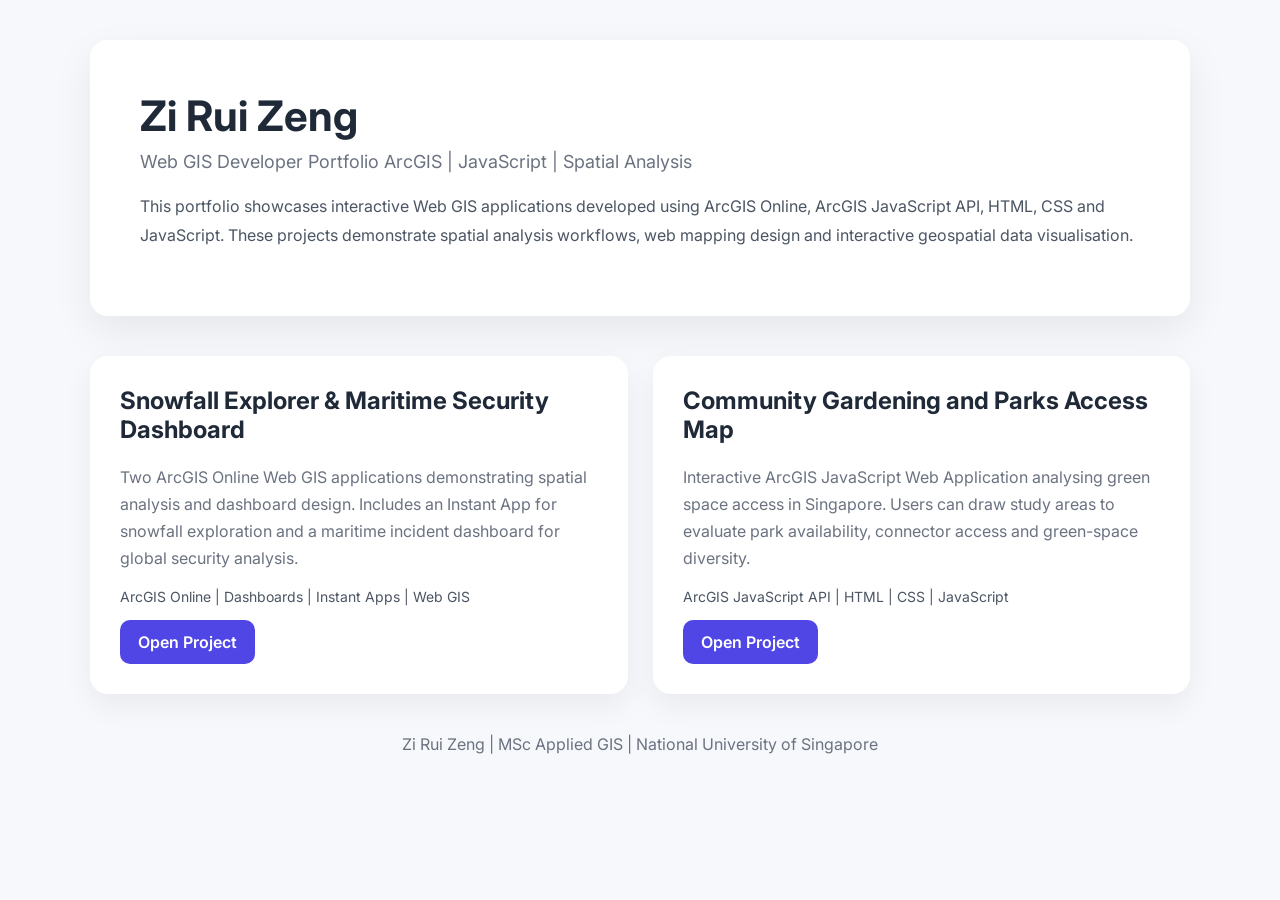
<file: index.html>
<!DOCTYPE html>
<html lang="en">

<head>

<meta charset="utf-8">

<meta name="viewport" content="width=device-width, initial-scale=1">

<title>Zi Rui Zeng | Web GIS Portfolio</title>

<link href="https://fonts.googleapis.com/css2?family=Inter:wght@300;400;600;700;800&display=swap" rel="stylesheet">

<style>

body{
margin:0;
font-family:Inter;
background:#f6f8fc;
color:#1f2937;
}

.container{
max-width:1100px;
margin:auto;
padding:40px 20px;
}

.hero{

background:white;

padding:50px;

border-radius:18px;

box-shadow:0 15px 40px rgba(0,0,0,0.07);

margin-bottom:40px;

}

h1{

margin:0;

font-size:42px;

}

.subtitle{

color:#6b7280;

margin-top:10px;

font-size:18px;

}

.project-grid{

display:grid;

grid-template-columns:1fr 1fr;

gap:25px;

}

.card{

background:white;

padding:30px;

border-radius:18px;

box-shadow:0 12px 30px rgba(0,0,0,0.06);

transition:.25s;

}

.card:hover{

transform:translateY(-6px);

}

.card h2{

margin-top:0;

}

.card p{

color:#6b7280;

line-height:1.7;

}

.button{

display:inline-block;

margin-top:15px;

padding:12px 18px;

background:#4f46e5;

color:white;

border-radius:10px;

text-decoration:none;

font-weight:600;

}

.button:hover{

background:#4338ca;

}

.tech{

margin-top:10px;

font-size:14px;

color:#4b5563;

}

footer{

text-align:center;

margin-top:40px;

color:#6b7280;

}

@media(max-width:800px){

.project-grid{

grid-template-columns:1fr;

}

}

</style>

</head>


<body>


<div class="container">


<div class="hero">

<h1>Zi Rui Zeng</h1>

<div class="subtitle">

Web GIS Developer Portfolio  
ArcGIS | JavaScript | Spatial Analysis

</div>

<p style="margin-top:20px; line-height:1.8; color:#4b5563;">

This portfolio showcases interactive Web GIS applications developed using ArcGIS Online, ArcGIS JavaScript API, HTML, CSS and JavaScript.  
These projects demonstrate spatial analysis workflows, web mapping design and interactive geospatial data visualisation.

</p>

</div>



<div class="project-grid">



<div class="card">

<h2>Snowfall Explorer & Maritime Security Dashboard</h2>

<p>

Two ArcGIS Online Web GIS applications demonstrating spatial analysis and dashboard design.
Includes an Instant App for snowfall exploration and a maritime incident dashboard for global security analysis.

</p>

<div class="tech">

ArcGIS Online | Dashboards | Instant Apps | Web GIS

</div>

<a class="button"

href="./snowfall-explorer_maritime-security/"

>

Open Project

</a>

</div>



<div class="card">

<h2>Community Gardening and Parks Access Map</h2>

<p>

Interactive ArcGIS JavaScript Web Application analysing green space access in Singapore.
Users can draw study areas to evaluate park availability, connector access and green-space diversity.

</p>

<div class="tech">

ArcGIS JavaScript API | HTML | CSS | JavaScript

</div>

<a class="button"

href="./parks-access-map/"

>

Open Project

</a>

</div>


</div>



<footer>

<p>

Zi Rui Zeng | MSc Applied GIS | National University of Singapore

</p>

</footer>


</div>


</body>

</html>
</file>
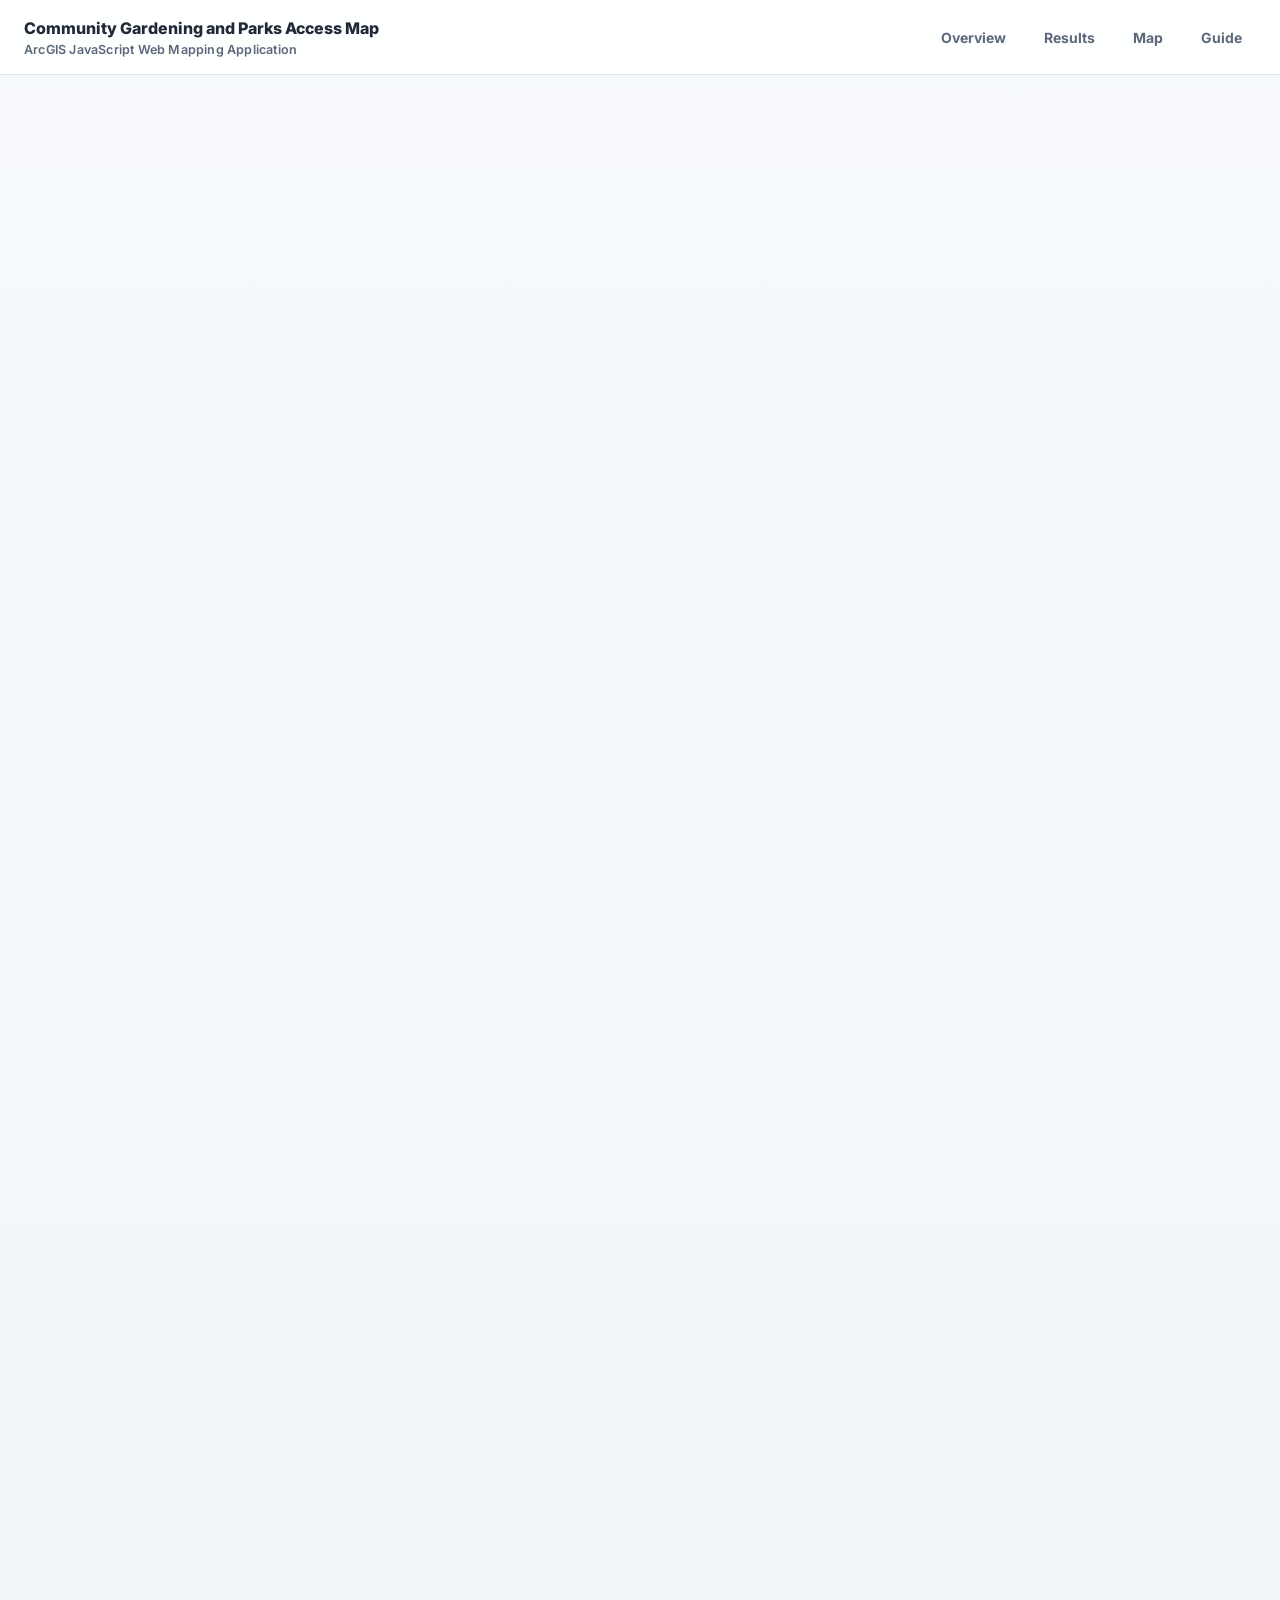
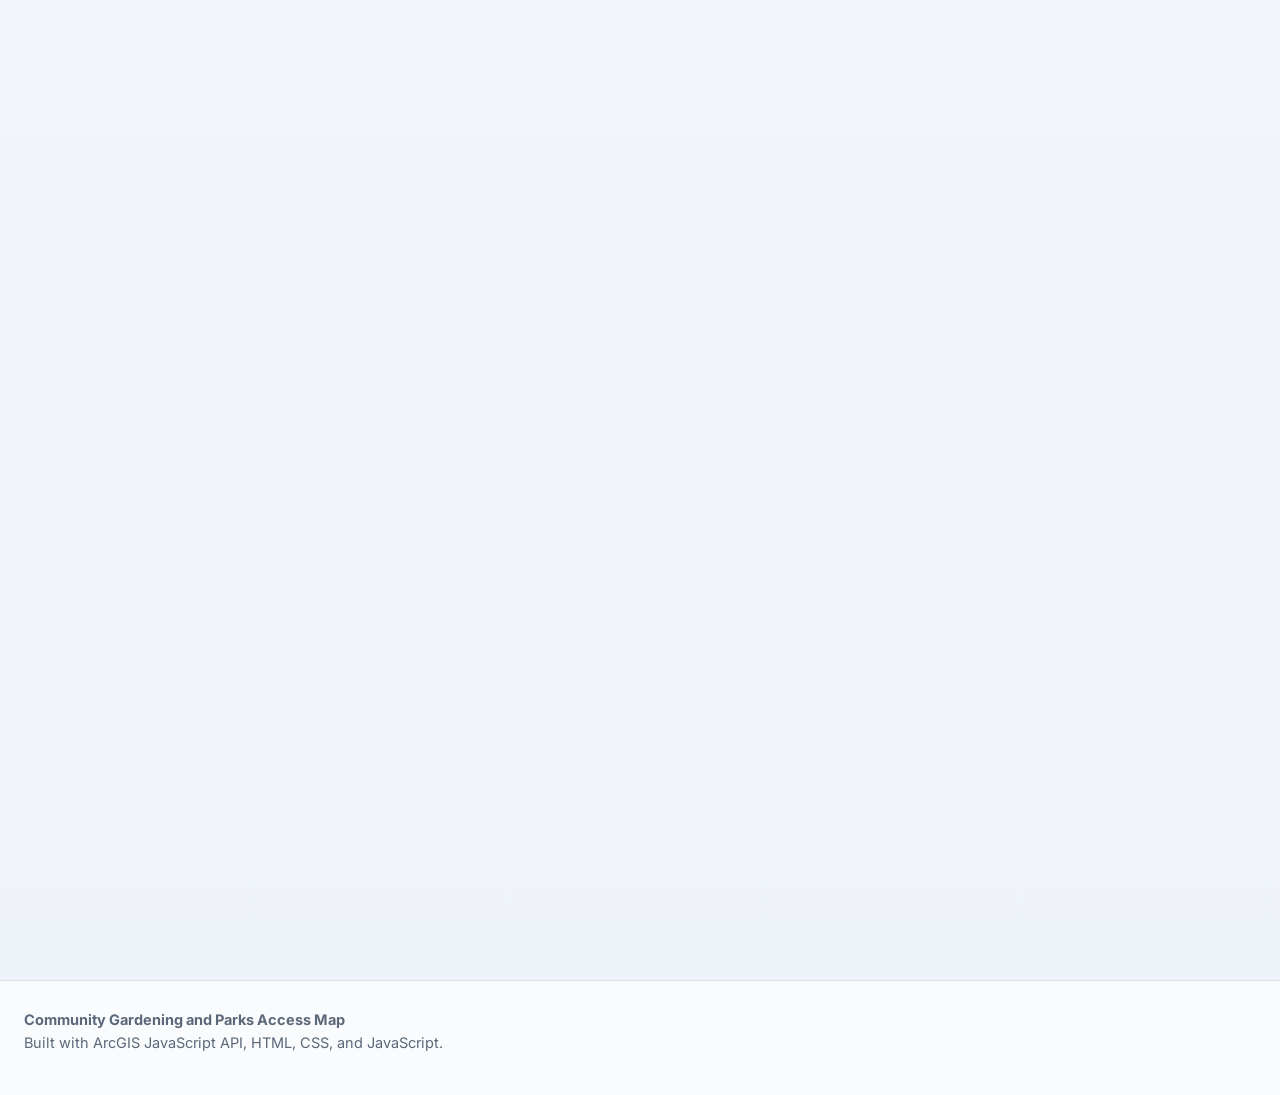
<file: parks-access-map/index.html>
<!DOCTYPE html>
<html lang="en">
<head>
  <meta charset="utf-8" />
  <meta name="viewport" content="width=device-width, initial-scale=1" />
  <title>Community Gardening and Parks Access Map</title>

  <!-- Google Font -->
  <link rel="preconnect" href="https://fonts.googleapis.com" />
  <link rel="preconnect" href="https://fonts.gstatic.com" crossorigin />
  <link
    href="https://fonts.googleapis.com/css2?family=Inter:wght@300;400;500;600;700;800&display=swap"
    rel="stylesheet"
  />

  <!-- ArcGIS JavaScript API stylesheet -->
  <link
    rel="stylesheet"
    href="https://js.arcgis.com/4.29/esri/themes/light/main.css"
  />

  <!-- Custom stylesheet -->
  <link rel="stylesheet" href="style.css" />

  <!-- ArcGIS JavaScript API -->
  <script src="https://js.arcgis.com/4.29/"></script>
</head>
<body>
  <!-- =========================================================
       TOP NAVIGATION
       Sticky navigation for smoother page browsing
       ========================================================= -->
  <header class="topbar">
    <div class="container topbar-inner">
      <div class="brand">
        <div class="brand-title">Community Gardening and Parks Access Map</div>
        <div class="brand-subtitle">ArcGIS JavaScript Web Mapping Application</div>
      </div>

      <nav class="nav-links" aria-label="Main navigation">
        <a href="#heroSection">Overview</a>
        <a href="#resultsSection">Results</a>
        <a href="#mapSection">Map</a>
        <a href="#infoSection">Guide</a>
      </nav>
    </div>
  </header>

  <!-- =========================================================
       HERO SECTION
       Main introduction and quick action area
       ========================================================= -->
  <section id="heroSection" class="hero-section">
    <div class="container">
      <div class="hero-card reveal">
        <div class="hero-text">
          <span class="hero-pill">Internet GIS Application</span>
          <h1>Community Gardening and Parks Access Map</h1>
          <p class="hero-lead">
            This interactive ArcGIS JavaScript web mapping application helps users explore parks and green spaces in Singapore.
            Users can search for locations, toggle map layers, and draw a rectangle or polygon to analyse green-space access,
            park connector availability, national park presence, and the diversity of green-space categories within a selected area.
          </p>

          <div class="hero-actions">
            <button id="jumpToMapBtn" class="btn btn-primary" type="button">
              Go to Interactive Map
            </button>
            <button id="jumpToResultsBtn" class="btn btn-secondary" type="button">
              View Results Panel
            </button>
          </div>

          <div class="hero-chips">
            <span class="chip">Search widget</span>
            <span class="chip">Layer control</span>
            <span class="chip">Sketch analysis</span>
            <span class="chip">Dynamic results</span>
          </div>
        </div>

        <div class="hero-side">
          <div class="mini-panel">
            <h3>What you can analyse</h3>
            <ul>
              <li>Park and open space presence</li>
              <li>Park connector access</li>
              <li>National park presence</li>
              <li>Diversity of green-space categories</li>
            </ul>
          </div>

          <div class="mini-panel">
            <h3>How to start</h3>
            <ol>
              <li>Search for a location in Singapore</li>
              <li>Draw a rectangle or polygon on the map</li>
              <li>Read the results panel above the map</li>
            </ol>
          </div>
        </div>
      </div>
    </div>
  </section>

  <!-- =========================================================
       RESULTS SECTION
       Analysis summary and dynamic query output
       ========================================================= -->
  <section id="resultsSection" class="section-block">
    <div class="container">
      <div class="section-card reveal">
        <div class="section-header">
          <div>
            <p class="section-kicker">Spatial Query Output</p>
            <h2>Query Results</h2>
          </div>
          <button id="clearBtn" class="btn btn-clear" type="button">Clear Selection</button>
        </div>

        <div class="stats-grid" id="statsGrid">
          <div class="stat-card">
            <span class="stat-label">Access Rating</span>
            <span class="stat-value" id="statAccess">–</span>
          </div>
          <div class="stat-card">
            <span class="stat-label">Diversity Level</span>
            <span class="stat-value" id="statDiversity">–</span>
          </div>
          <div class="stat-card">
            <span class="stat-label">Feature Count</span>
            <span class="stat-value" id="statCount">–</span>
          </div>
          <div class="stat-card">
            <span class="stat-label">Dominant Category</span>
            <span class="stat-value" id="statDominant">–</span>
          </div>
        </div>

        <div id="resultsStatus" class="results-status info-status">
          No area selected yet. Draw a rectangle or polygon on the map to start analysis.
        </div>

        <div id="results" class="results-panel">
          <p><strong>No area selected yet.</strong></p>
          <p>Draw a rectangle or polygon on the map to analyse green space access and diversity.</p>
        </div>
      </div>
    </div>
  </section>

  <!-- =========================================================
       MAP SECTION
       Main interactive map area
       ========================================================= -->
  <section id="mapSection" class="section-block map-section">
    <div class="container">
      <div class="section-title-wrap reveal">
        <p class="section-kicker">Interactive Exploration</p>
        <h2>Interactive Map</h2>
        <p class="section-description">
          Use the search tool, layer controls, and sketch tools to investigate green-space access
          and category diversity within your selected area.
        </p>
      </div>

      <div class="tool-grid reveal">
        <div class="tool-card">
          <h3>Search</h3>
          <p>Locate places quickly in Singapore before drawing your study area.</p>
        </div>
        <div class="tool-card">
          <h3>Layer List</h3>
          <p>Switch green-space layers on or off to compare map content.</p>
        </div>
        <div class="tool-card">
          <h3>Sketch</h3>
          <p>Draw a rectangle or polygon to run area-based green-space analysis.</p>
        </div>
        <div class="tool-card">
          <h3>Legend & Basemap</h3>
          <p>Interpret symbology and change basemap context during exploration.</p>
        </div>
      </div>

      <div class="map-card reveal">
        <div id="viewDiv"></div>
      </div>
    </div>
  </section>

  <!-- =========================================================
       INFORMATION SECTION
       Supporting interpretation and assignment explanation
       ========================================================= -->
  <section id="infoSection" class="section-block">
    <div class="container">
      <div class="info-grid">
        <div class="info-card reveal">
          <h2>What this map can be used for</h2>
          <p>
            This application helps users explore the spatial distribution of parks and green spaces in Singapore.
            It can be used to identify whether a selected area has park and open space access, national park presence,
            and park connector access, while also summarising the diversity of green-space categories in the selected area.
          </p>
        </div>

        <div class="info-card reveal">
          <h2>Data used</h2>
          <p>
            The application uses an ArcGIS Online web map containing four green-space-related layers:
            Parks and Open Space, Park Connector, Park, and National Park. These layers are queried dynamically
            when the user draws a selection area on the map.
          </p>
        </div>

        <div class="info-card reveal">
          <h2>How to use</h2>
          <ol>
            <li>Use the Search widget to locate a place in Singapore.</li>
            <li>Use the Layer List widget to turn layers on or off.</li>
            <li>Use the Sketch tool to draw a rectangle or polygon on the map.</li>
            <li>Read the result section above the map to interpret green space access and diversity.</li>
            <li>Click Clear Selection to remove the current analysis.</li>
          </ol>
        </div>
      </div>
    </div>
  </section>

  <!-- =========================================================
       FOOTER
       ========================================================= -->
  <footer class="page-footer">
    <div class="container footer-inner">
      <p><strong>Community Gardening and Parks Access Map</strong></p>
      <p>Built with ArcGIS JavaScript API, HTML, CSS, and JavaScript.</p>
    </div>
  </footer>

  <!-- Back to top button -->
  <button id="backToTopBtn" class="back-to-top" type="button" aria-label="Back to top">
    ↑
  </button>

  <!-- Custom JavaScript -->
  <script src="script.js"></script>
</body>
</html>
</file>
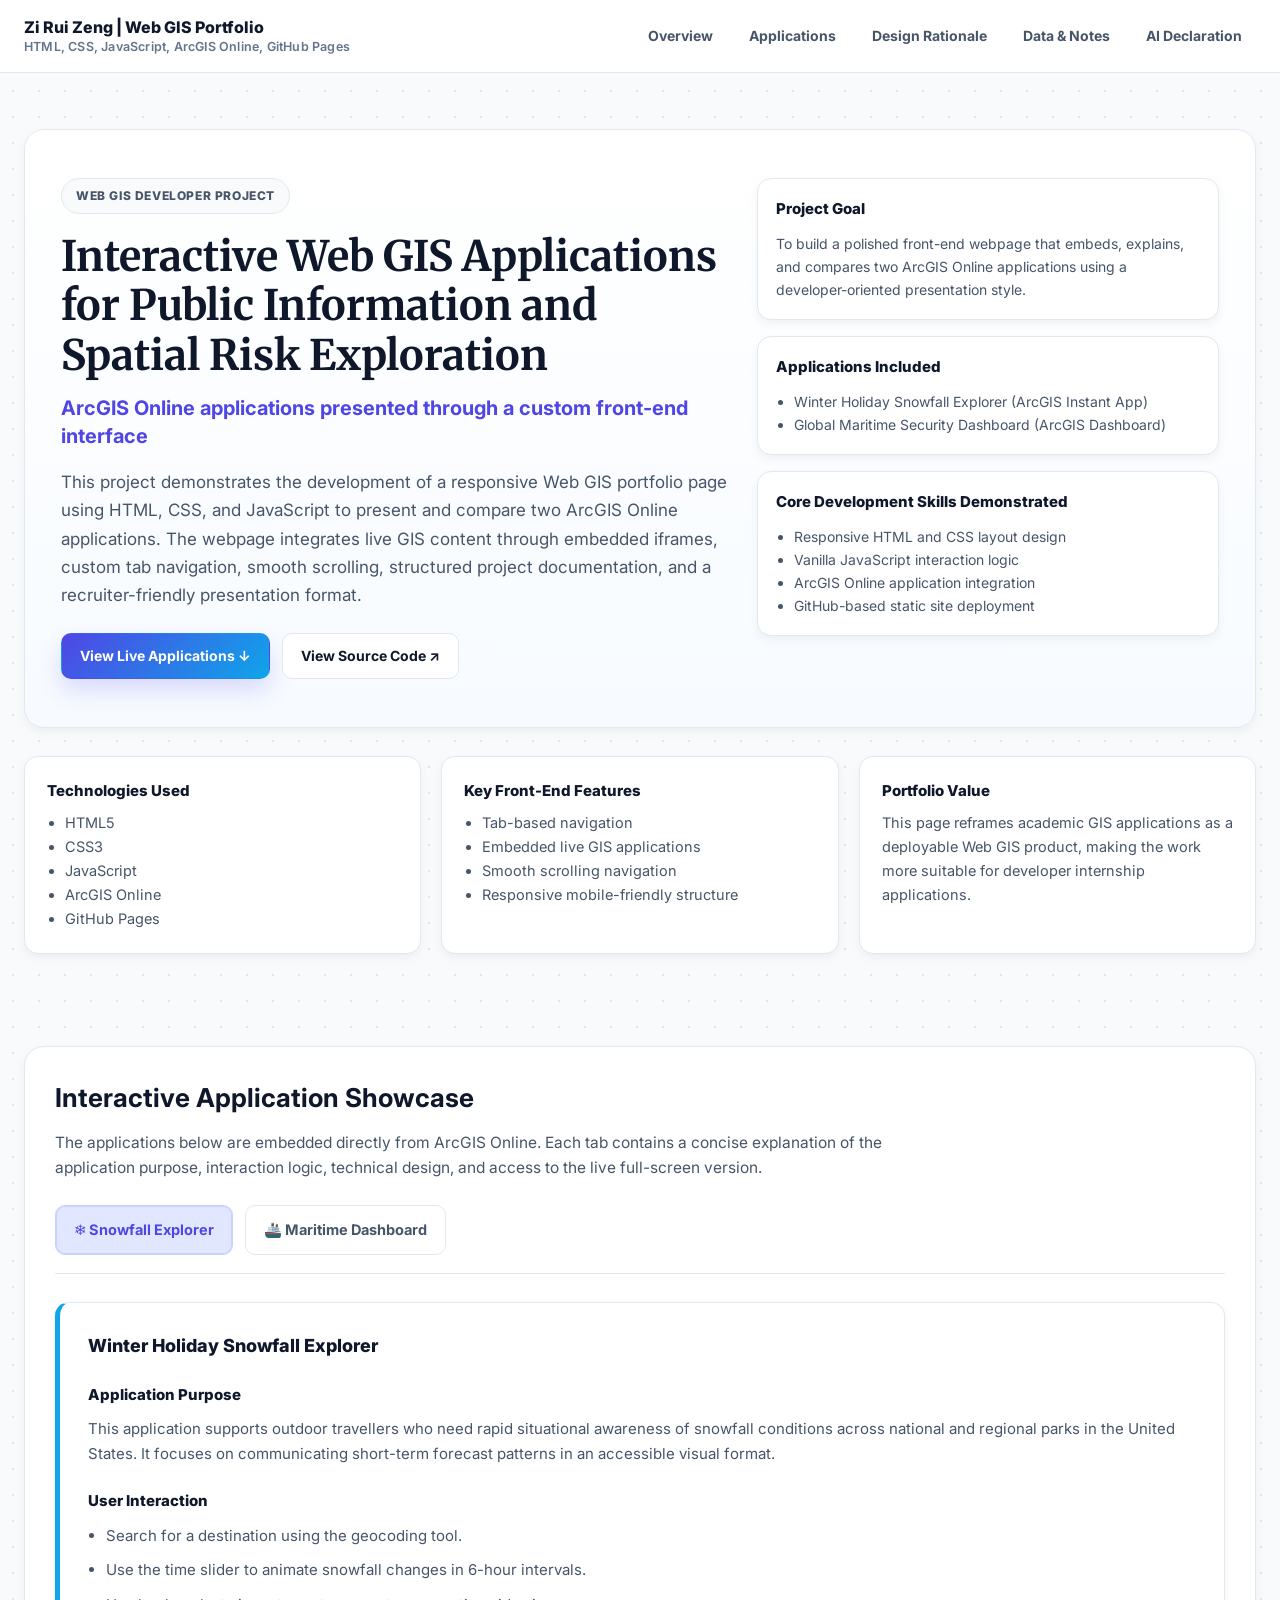
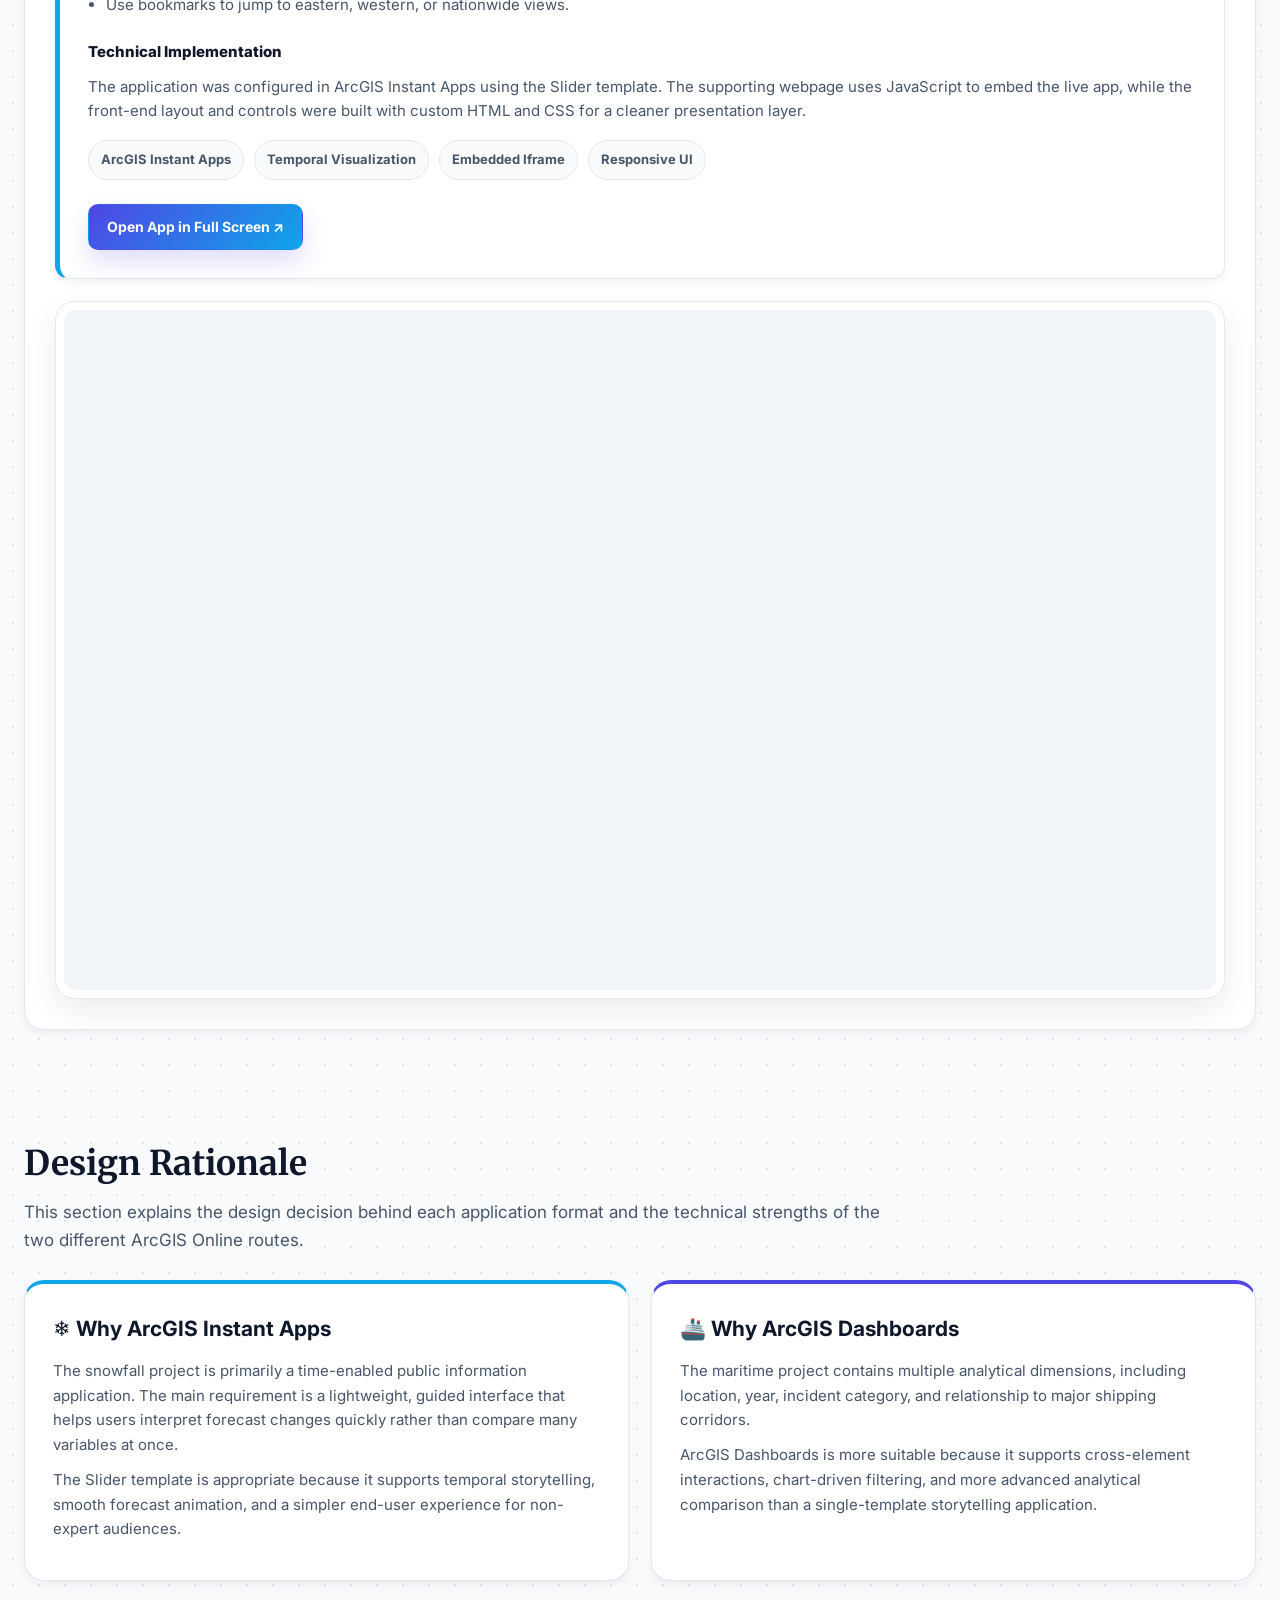
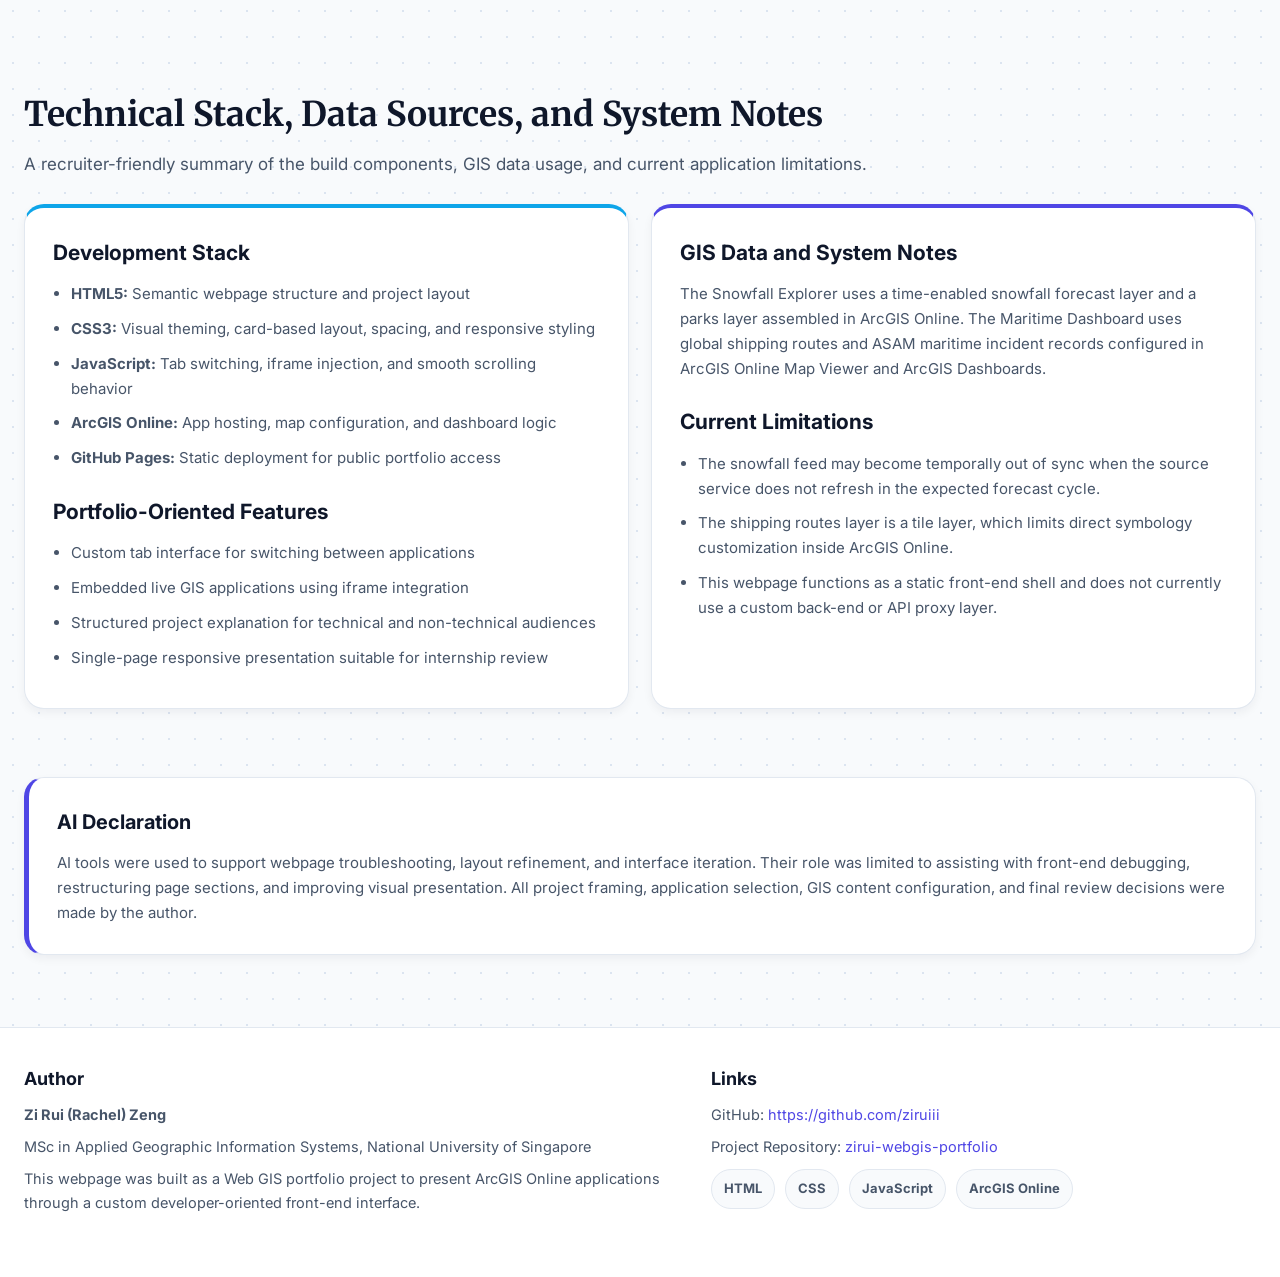
<file: snowfall-explorer_maritime-security/index.html>
<!doctype html>
<html lang="en">
<head>
  <meta charset="utf-8" />
  <meta name="viewport" content="width=device-width, initial-scale=1" />
  <title>Zi Rui Zeng | Web GIS Portfolio</title>

  <!-- Google Fonts -->
  <link rel="preconnect" href="https://fonts.googleapis.com" />
  <link rel="preconnect" href="https://fonts.gstatic.com" crossorigin />
  <link
    href="https://fonts.googleapis.com/css2?family=Inter:wght@400;500;600;700;800&family=Merriweather:wght@700;900&display=swap"
    rel="stylesheet"
  />

  <style>
    /* =========================================================
       ROOT VARIABLES
       Global theme colors, spacing, and reusable design tokens
       ========================================================= */
    :root {
      --bg: #f8fafc;
      --panel: #ffffff;
      --panel-soft: #f8fbff;
      --text: #0f172a;
      --muted: #475569;
      --muted-2: #64748b;
      --border: #e2e8f0;
      --accent-1: #4f46e5;
      --accent-2: #0ea5e9;
      --accent-soft: #e0e7ff;
      --success-soft: #ecfeff;
      --max-width: 1280px;
      --radius-lg: 20px;
      --radius-md: 14px;
      --radius-sm: 10px;
      --shadow-sm: 0 4px 10px rgba(15, 23, 42, 0.05);
      --shadow-md: 0 12px 30px rgba(15, 23, 42, 0.08);
      --shadow-lg: 0 20px 40px rgba(15, 23, 42, 0.10);
    }

    /* =========================================================
       BASE / RESET
       ========================================================= */
    * {
      box-sizing: border-box;
    }

    html {
      scroll-behavior: smooth;
    }

    body {
      margin: 0;
      font-family: "Inter", system-ui, -apple-system, BlinkMacSystemFont, "Segoe UI", sans-serif;
      color: var(--text);
      background-color: var(--bg);
      background-image: radial-gradient(#dbe4f0 1.2px, transparent 1.2px);
      background-size: 26px 26px;
      line-height: 1.65;
    }

    img {
      max-width: 100%;
      display: block;
    }

    a {
      color: var(--accent-1);
      text-decoration: none;
      transition: color 0.2s ease;
    }

    a:hover {
      color: var(--accent-2);
      text-decoration: underline;
    }

    button,
    input,
    textarea,
    select {
      font: inherit;
    }

    .container {
      width: 100%;
      max-width: var(--max-width);
      margin: 0 auto;
      padding: 0 24px;
    }

    .section {
      padding: 56px 0;
    }

    .card {
      background: var(--panel);
      border: 1px solid var(--border);
      border-radius: var(--radius-lg);
      box-shadow: var(--shadow-sm);
    }

    .section-title {
      margin: 0 0 14px 0;
      font-family: "Merriweather", Georgia, serif;
      font-size: 34px;
      line-height: 1.25;
      color: var(--text);
    }

    .section-subtitle {
      margin: 0;
      color: var(--muted);
      font-size: 17px;
      max-width: 860px;
    }

    /* =========================================================
       HEADER / TOPBAR
       Sticky navigation bar for quick access across the page
       ========================================================= */
    .topbar {
      position: sticky;
      top: 0;
      z-index: 999;
      background: rgba(255, 255, 255, 0.88);
      backdrop-filter: blur(10px);
      border-bottom: 1px solid var(--border);
    }

    .topbar-inner {
      min-height: 72px;
      display: flex;
      align-items: center;
      justify-content: space-between;
      gap: 20px;
    }

    .brand {
      display: flex;
      flex-direction: column;
      gap: 2px;
      min-width: 0;
    }

    .brand-title {
      font-size: 16px;
      font-weight: 800;
      color: var(--text);
      line-height: 1.2;
    }

    .brand-subtitle {
      font-size: 12.5px;
      color: var(--muted-2);
      font-weight: 600;
      line-height: 1.2;
      letter-spacing: 0.2px;
    }

    .nav {
      display: flex;
      flex-wrap: wrap;
      align-items: center;
      gap: 8px;
    }

    .nav a {
      display: inline-flex;
      align-items: center;
      justify-content: center;
      padding: 10px 14px;
      border-radius: 10px;
      color: var(--muted);
      font-size: 14px;
      font-weight: 700;
      transition: all 0.2s ease;
    }

    .nav a:hover {
      background: var(--accent-soft);
      color: var(--accent-1);
      text-decoration: none;
    }

    /* =========================================================
       HERO
       Main introduction area that reframes the page as a portfolio
       ========================================================= */
    .hero {
      padding: 56px 0 28px 0;
    }

    .hero-card {
      padding: 48px 36px;
      background: linear-gradient(180deg, #ffffff 0%, #f7fbff 100%);
      display: grid;
      grid-template-columns: 1.3fr 0.9fr;
      gap: 28px;
      align-items: stretch;
    }

    .pill {
      display: inline-flex;
      align-items: center;
      gap: 8px;
      padding: 7px 14px;
      border-radius: 999px;
      border: 1px solid var(--border);
      background: #f8fafc;
      color: var(--muted);
      font-size: 12px;
      font-weight: 800;
      letter-spacing: 0.6px;
      text-transform: uppercase;
    }

    .hero-copy h1 {
      margin: 18px 0 14px 0;
      font-family: "Merriweather", Georgia, serif;
      font-size: 42px;
      line-height: 1.18;
      color: var(--text);
    }

    .hero-copy h2 {
      margin: 0 0 18px 0;
      font-size: 20px;
      line-height: 1.4;
      color: var(--accent-1);
      font-weight: 700;
    }

    .hero-copy p {
      margin: 0;
      color: var(--muted);
      font-size: 17px;
      max-width: 760px;
    }

    .hero-side {
      display: flex;
      flex-direction: column;
      gap: 16px;
    }

    .mini-card {
      background: var(--panel);
      border: 1px solid var(--border);
      border-radius: var(--radius-md);
      padding: 18px;
      box-shadow: var(--shadow-sm);
    }

    .mini-card h3 {
      margin: 0 0 10px 0;
      font-size: 15px;
      font-weight: 800;
      color: var(--text);
    }

    .mini-card p,
    .mini-card li {
      margin: 0;
      color: var(--muted);
      font-size: 14px;
    }

    .mini-card ul {
      margin: 0;
      padding-left: 18px;
    }

    .btn-row {
      display: flex;
      flex-wrap: wrap;
      gap: 12px;
      margin-top: 24px;
    }

    .btn {
      display: inline-flex;
      align-items: center;
      justify-content: center;
      gap: 8px;
      min-height: 46px;
      padding: 0 18px;
      border-radius: var(--radius-sm);
      border: 1px solid var(--border);
      background: #ffffff;
      color: var(--text);
      font-size: 14px;
      font-weight: 700;
      cursor: pointer;
      transition: all 0.2s ease;
    }

    .btn:hover {
      background: #f8fafc;
      border-color: #cbd5e1;
      text-decoration: none;
      transform: translateY(-1px);
      box-shadow: var(--shadow-sm);
    }

    .btn.primary {
      background: linear-gradient(135deg, var(--accent-1), var(--accent-2));
      border-color: transparent;
      color: #ffffff;
      box-shadow: 0 12px 24px rgba(79, 70, 229, 0.18);
    }

    .btn.primary:hover {
      color: #ffffff;
      opacity: 0.96;
    }

    /* =========================================================
       QUICK INFO GRID
       Summary section that helps recruiters understand the build fast
       ========================================================= */
    .info-grid {
      display: grid;
      grid-template-columns: repeat(3, 1fr);
      gap: 20px;
      margin-top: 28px;
    }

    .info-box {
      background: var(--panel);
      border: 1px solid var(--border);
      border-radius: var(--radius-md);
      padding: 22px;
      box-shadow: var(--shadow-sm);
    }

    .info-box h3 {
      margin: 0 0 8px 0;
      font-size: 15px;
      font-weight: 800;
    }

    .info-box p,
    .info-box li {
      margin: 0;
      color: var(--muted);
      font-size: 14.5px;
    }

    .info-box ul {
      margin: 0;
      padding-left: 18px;
    }

    /* =========================================================
       APPLICATION SECTION
       Tabs allow switching between the two embedded GIS apps
       ========================================================= */
    .apps-card {
      margin-top: 8px;
      overflow: hidden;
    }

    .apps-header {
      padding: 30px 30px 0 30px;
    }

    .apps-header h3 {
      margin: 0 0 10px 0;
      font-size: 26px;
      color: var(--text);
    }

    .apps-header p {
      margin: 0 0 24px 0;
      color: var(--muted);
      font-size: 15.5px;
      max-width: 850px;
    }

    .tabs {
      display: flex;
      flex-wrap: wrap;
      gap: 12px;
      padding-bottom: 18px;
      border-bottom: 1px solid var(--border);
    }

    .tab-btn {
      padding: 12px 18px;
      border-radius: 10px;
      border: 1px solid var(--border);
      background: #ffffff;
      color: var(--muted);
      font-size: 14.5px;
      font-weight: 700;
      cursor: pointer;
      transition: all 0.2s ease;
    }

    .tab-btn:hover {
      background: #f8fafc;
      color: var(--text);
      transform: translateY(-1px);
    }

    .tab-btn[aria-selected="true"] {
      background: var(--accent-soft);
      color: var(--accent-1);
      border-color: #c7d2fe;
      box-shadow: inset 0 0 0 1px #c7d2fe;
    }

    .tab-panel {
      display: none;
      padding: 28px 30px 30px 30px;
    }

    .tab-panel.active {
      display: block;
      animation: fadeIn 0.35s ease;
    }

    @keyframes fadeIn {
      from {
        opacity: 0;
        transform: translateY(4px);
      }
      to {
        opacity: 1;
        transform: translateY(0);
      }
    }

    .panel-grid {
      display: grid;
      grid-template-columns: 1fr;
      gap: 22px;
    }

    .k-block {
      background: #ffffff;
      border: 1px solid var(--border);
      border-left: 5px solid var(--accent-2);
      border-radius: var(--radius-md);
      padding: 28px;
      box-shadow: var(--shadow-sm);
    }

    .k-block.indigo {
      border-left-color: var(--accent-1);
    }

    .k-block h4 {
      margin: 0 0 16px 0;
      font-size: 18px;
      color: var(--text);
      font-weight: 800;
    }

    .k-block h5 {
      margin: 22px 0 10px 0;
      font-size: 15px;
      color: var(--text);
      font-weight: 800;
    }

    .k-block p,
    .k-block li {
      color: var(--muted);
      font-size: 15px;
      margin: 0 0 10px 0;
    }

    .k-block ul {
      margin: 0;
      padding-left: 18px;
    }

    .embed {
      border: 1px solid var(--border);
      border-radius: var(--radius-lg);
      overflow: hidden;
      background: var(--panel);
      box-shadow: var(--shadow-md);
      padding: 8px;
    }

    .embed iframe {
      width: 100%;
      height: 680px;
      border: 0;
      border-radius: 12px;
      display: block;
      background: #f1f5f9;
    }

    /* =========================================================
       TWO-COLUMN CONTENT BLOCKS
       Used for design rationale, tech stack, and data notes
       ========================================================= */
    .grid-2 {
      display: grid;
      grid-template-columns: 1fr 1fr;
      gap: 22px;
    }

    .feature-card {
      padding: 28px;
      border-top: 4px solid var(--accent-2);
    }

    .feature-card.indigo {
      border-top-color: var(--accent-1);
    }

    .feature-card h3 {
      margin: 0 0 12px 0;
      font-size: 21px;
      color: var(--text);
    }

    .feature-card p,
    .feature-card li {
      color: var(--muted);
      font-size: 15px;
      margin: 0 0 10px 0;
    }

    .feature-card ul {
      margin: 0;
      padding-left: 18px;
    }

    .tag-row {
      display: flex;
      flex-wrap: wrap;
      gap: 10px;
      margin-top: 16px;
    }

    .tag {
      display: inline-flex;
      align-items: center;
      justify-content: center;
      padding: 8px 12px;
      border-radius: 999px;
      background: #f8fafc;
      border: 1px solid var(--border);
      color: var(--muted);
      font-size: 13px;
      font-weight: 700;
    }

    /* =========================================================
       AI DECLARATION / FOOTER
       ========================================================= */
    .note-card {
      padding: 28px;
      border-left: 5px solid var(--accent-1);
    }

    .note-card h3 {
      margin: 0 0 12px 0;
      font-size: 20px;
      color: var(--text);
    }

    .note-card p {
      margin: 0;
      color: var(--muted);
      font-size: 15px;
    }

    footer {
      margin-top: 16px;
      padding: 36px 0 54px 0;
      border-top: 1px solid var(--border);
      background: #ffffff;
    }

    .footer-inner {
      display: grid;
      grid-template-columns: 1.1fr 0.9fr;
      gap: 20px;
      align-items: start;
    }

    .footer-block h3 {
      margin: 0 0 10px 0;
      font-size: 18px;
      color: var(--text);
    }

    .footer-block p,
    .footer-block li {
      margin: 0 0 8px 0;
      color: var(--muted);
      font-size: 14.5px;
    }

    .footer-block ul {
      margin: 0;
      padding-left: 18px;
    }

    .footer-meta {
      display: flex;
      flex-wrap: wrap;
      gap: 10px;
      margin-top: 10px;
    }

    /* =========================================================
       RESPONSIVE DESIGN
       ========================================================= */
    @media (max-width: 1024px) {
      .hero-card {
        grid-template-columns: 1fr;
      }

      .info-grid {
        grid-template-columns: 1fr;
      }

      .grid-2,
      .footer-inner {
        grid-template-columns: 1fr;
      }
    }

    @media (max-width: 768px) {
      .container {
        padding: 0 18px;
      }

      .topbar-inner {
        align-items: flex-start;
        padding: 14px 0;
        flex-direction: column;
      }

      .hero {
        padding-top: 34px;
      }

      .hero-card {
        padding: 28px 20px;
      }

      .hero-copy h1 {
        font-size: 32px;
      }

      .hero-copy h2 {
        font-size: 18px;
      }

      .section {
        padding: 42px 0;
      }

      .section-title {
        font-size: 28px;
      }

      .apps-header,
      .tab-panel {
        padding-left: 18px;
        padding-right: 18px;
      }

      .embed iframe {
        height: 520px;
      }
    }
  </style>
</head>

<body>
  <!-- =========================================================
       TOP NAVIGATION
       Sticky page navigation for quick recruiter-friendly browsing
       ========================================================= -->
  <div class="topbar">
    <div class="container topbar-inner">
      <div class="brand">
        <div class="brand-title">Zi Rui Zeng | Web GIS Portfolio</div>
        <div class="brand-subtitle">HTML, CSS, JavaScript, ArcGIS Online, GitHub Pages</div>
      </div>

      <nav class="nav" aria-label="Page navigation">
        <a href="#overview">Overview</a>
        <a href="#apps">Applications</a>
        <a href="#rationale">Design Rationale</a>
        <a href="#data">Data & Notes</a>
        <a href="#ai-declaration">AI Declaration</a>
      </nav>
    </div>
  </div>

  <!-- =========================================================
       HERO SECTION
       Main project introduction
       ========================================================= -->
  <header class="hero" id="overview">
    <div class="container">
      <div class="card hero-card">
        <div class="hero-copy">
          <span class="pill">Web GIS Developer Project</span>

          <h1>Interactive Web GIS Applications for Public Information and Spatial Risk Exploration</h1>

          <h2>ArcGIS Online applications presented through a custom front-end interface</h2>

          <p>
            This project demonstrates the development of a responsive Web GIS portfolio page using
            HTML, CSS, and JavaScript to present and compare two ArcGIS Online applications.
            The webpage integrates live GIS content through embedded iframes, custom tab navigation,
            smooth scrolling, structured project documentation, and a recruiter-friendly presentation format.
          </p>

          <div class="btn-row">
            <button class="btn primary" id="btnJumpApps" type="button">View Live Applications ↓</button>
            <a class="btn" href="https://github.com/ziruiii/zirui-webgis-portfolio" target="_blank" rel="noopener">
              View Source Code ↗
            </a>
          </div>
        </div>

        <div class="hero-side">
          <div class="mini-card">
            <h3>Project Goal</h3>
            <p>
              To build a polished front-end webpage that embeds, explains, and compares two ArcGIS Online
              applications using a developer-oriented presentation style.
            </p>
          </div>

          <div class="mini-card">
            <h3>Applications Included</h3>
            <ul>
              <li>Winter Holiday Snowfall Explorer (ArcGIS Instant App)</li>
              <li>Global Maritime Security Dashboard (ArcGIS Dashboard)</li>
            </ul>
          </div>

          <div class="mini-card">
            <h3>Core Development Skills Demonstrated</h3>
            <ul>
              <li>Responsive HTML and CSS layout design</li>
              <li>Vanilla JavaScript interaction logic</li>
              <li>ArcGIS Online application integration</li>
              <li>GitHub-based static site deployment</li>
            </ul>
          </div>
        </div>
      </div>

      <div class="info-grid">
        <div class="info-box">
          <h3>Technologies Used</h3>
          <ul>
            <li>HTML5</li>
            <li>CSS3</li>
            <li>JavaScript</li>
            <li>ArcGIS Online</li>
            <li>GitHub Pages</li>
          </ul>
        </div>

        <div class="info-box">
          <h3>Key Front-End Features</h3>
          <ul>
            <li>Tab-based navigation</li>
            <li>Embedded live GIS applications</li>
            <li>Smooth scrolling navigation</li>
            <li>Responsive mobile-friendly structure</li>
          </ul>
        </div>

        <div class="info-box">
          <h3>Portfolio Value</h3>
          <p>
            This page reframes academic GIS applications as a deployable Web GIS product,
            making the work more suitable for developer internship applications.
          </p>
        </div>
      </div>
    </div>
  </header>

  <!-- =========================================================
       APPLICATIONS SECTION
       Tabbed area for live app exploration
       ========================================================= -->
  <section class="section" id="apps">
    <div class="container">
      <div class="card apps-card">
        <div class="apps-header">
          <h3>Interactive Application Showcase</h3>
          <p>
            The applications below are embedded directly from ArcGIS Online. Each tab contains a concise
            explanation of the application purpose, interaction logic, technical design, and access to the
            live full-screen version.
          </p>

          <div class="tabs" role="tablist" aria-label="Application tabs">
            <button
              class="tab-btn"
              role="tab"
              id="tab-instant"
              aria-controls="panel-instant"
              aria-selected="true"
              type="button"
            >
              ❄️ Snowfall Explorer
            </button>

            <button
              class="tab-btn"
              role="tab"
              id="tab-dashboard"
              aria-controls="panel-dashboard"
              aria-selected="false"
              type="button"
            >
              🚢 Maritime Dashboard
            </button>
          </div>
        </div>

        <!-- Instant App Panel -->
        <div class="tab-panel active" id="panel-instant" role="tabpanel" aria-labelledby="tab-instant">
          <div class="panel-grid">
            <div class="k-block">
              <h4>Winter Holiday Snowfall Explorer</h4>

              <h5>Application Purpose</h5>
              <p>
                This application supports outdoor travellers who need rapid situational awareness of snowfall
                conditions across national and regional parks in the United States. It focuses on communicating
                short-term forecast patterns in an accessible visual format.
              </p>

              <h5>User Interaction</h5>
              <ul>
                <li>Search for a destination using the geocoding tool.</li>
                <li>Use the time slider to animate snowfall changes in 6-hour intervals.</li>
                <li>Use bookmarks to jump to eastern, western, or nationwide views.</li>
              </ul>

              <h5>Technical Implementation</h5>
              <p>
                The application was configured in ArcGIS Instant Apps using the Slider template. The supporting
                webpage uses JavaScript to embed the live app, while the front-end layout and controls were built
                with custom HTML and CSS for a cleaner presentation layer.
              </p>

              <div class="tag-row">
                <span class="tag">ArcGIS Instant Apps</span>
                <span class="tag">Temporal Visualization</span>
                <span class="tag">Embedded Iframe</span>
                <span class="tag">Responsive UI</span>
              </div>

              <div class="btn-row">
                <a class="btn primary" id="openInstant" target="_blank" rel="noopener">
                  Open App in Full Screen ↗
                </a>
              </div>
            </div>

            <div class="embed">
              <iframe id="iframeInstant" title="Winter Holiday Snowfall Explorer"></iframe>
            </div>
          </div>
        </div>

        <!-- Dashboard Panel -->
        <div class="tab-panel" id="panel-dashboard" role="tabpanel" aria-labelledby="tab-dashboard">
          <div class="panel-grid">
            <div class="k-block indigo">
              <h4>Global Maritime Security Dashboard</h4>

              <h5>Application Purpose</h5>
              <p>
                This dashboard visualizes global maritime security incidents alongside shipping routes to support
                spatial and temporal exploration of maritime risk patterns. The goal is to help users identify
                where incidents cluster, how patterns change over time, and which incident categories dominate.
              </p>

              <h5>User Interaction</h5>
              <ul>
                <li>Pan and zoom to examine incident hotspots near major shipping corridors.</li>
                <li>Use chart interactions to inspect yearly patterns and incident categories.</li>
                <li>Apply year-based filtering through dashboard actions.</li>
              </ul>

              <h5>Technical Implementation</h5>
              <p>
                The web map was assembled in ArcGIS Online Map Viewer and configured in ArcGIS Dashboards.
                An Arcade expression was used to simplify detailed hostility categories into grouped incident classes.
                The surrounding webpage uses custom front-end code to embed the dashboard and present its design logic.
              </p>

              <div class="tag-row">
                <span class="tag">ArcGIS Dashboards</span>
                <span class="tag">Arcade Expression</span>
                <span class="tag">Action-Based Filtering</span>
                <span class="tag">Spatial Analytics</span>
              </div>

              <div class="btn-row">
                <a class="btn primary" id="openDashboard" target="_blank" rel="noopener">
                  Open Dashboard in Full Screen ↗
                </a>
              </div>
            </div>

            <div class="embed">
              <iframe id="iframeDashboard" title="Global Maritime Security Dashboard"></iframe>
            </div>
          </div>
        </div>
      </div>
    </div>
  </section>

  <!-- =========================================================
       DESIGN RATIONALE SECTION
       Explains why each application type was selected
       ========================================================= -->
  <section class="section" id="rationale">
    <div class="container">
      <h2 class="section-title">Design Rationale</h2>
      <p class="section-subtitle">
        This section explains the design decision behind each application format and the technical strengths of the two different ArcGIS Online routes.
      </p>

      <div class="grid-2" style="margin-top: 26px;">
        <div class="card feature-card">
          <h3>❄️ Why ArcGIS Instant Apps</h3>
          <p>
            The snowfall project is primarily a time-enabled public information application. The main requirement
            is a lightweight, guided interface that helps users interpret forecast changes quickly rather than compare
            many variables at once.
          </p>
          <p>
            The Slider template is appropriate because it supports temporal storytelling, smooth forecast animation,
            and a simpler end-user experience for non-expert audiences.
          </p>
        </div>

        <div class="card feature-card indigo">
          <h3>🚢 Why ArcGIS Dashboards</h3>
          <p>
            The maritime project contains multiple analytical dimensions, including location, year, incident category,
            and relationship to major shipping corridors.
          </p>
          <p>
            ArcGIS Dashboards is more suitable because it supports cross-element interactions, chart-driven filtering,
            and more advanced analytical comparison than a single-template storytelling application.
          </p>
        </div>
      </div>
    </div>
  </section>

  <!-- =========================================================
       DATA / TECH STACK SECTION
       Adds stronger developer language for internship applications
       ========================================================= -->
  <section class="section" id="data">
    <div class="container">
      <h2 class="section-title">Technical Stack, Data Sources, and System Notes</h2>
      <p class="section-subtitle">
        A recruiter-friendly summary of the build components, GIS data usage, and current application limitations.
      </p>

      <div class="grid-2" style="margin-top: 26px;">
        <div class="card feature-card">
          <h3>Development Stack</h3>
          <ul>
            <li><strong>HTML5:</strong> Semantic webpage structure and project layout</li>
            <li><strong>CSS3:</strong> Visual theming, card-based layout, spacing, and responsive styling</li>
            <li><strong>JavaScript:</strong> Tab switching, iframe injection, and smooth scrolling behavior</li>
            <li><strong>ArcGIS Online:</strong> App hosting, map configuration, and dashboard logic</li>
            <li><strong>GitHub Pages:</strong> Static deployment for public portfolio access</li>
          </ul>

          <h3 style="margin-top: 24px;">Portfolio-Oriented Features</h3>
          <ul>
            <li>Custom tab interface for switching between applications</li>
            <li>Embedded live GIS applications using iframe integration</li>
            <li>Structured project explanation for technical and non-technical audiences</li>
            <li>Single-page responsive presentation suitable for internship review</li>
          </ul>
        </div>

        <div class="card feature-card indigo">
          <h3>GIS Data and System Notes</h3>
          <p>
            The Snowfall Explorer uses a time-enabled snowfall forecast layer and a parks layer assembled in ArcGIS Online.
            The Maritime Dashboard uses global shipping routes and ASAM maritime incident records configured in ArcGIS Online
            Map Viewer and ArcGIS Dashboards.
          </p>

          <h3 style="margin-top: 24px;">Current Limitations</h3>
          <ul>
            <li>
              The snowfall feed may become temporally out of sync when the source service does not refresh in the expected forecast cycle.
            </li>
            <li>
              The shipping routes layer is a tile layer, which limits direct symbology customization inside ArcGIS Online.
            </li>
            <li>
              This webpage functions as a static front-end shell and does not currently use a custom back-end or API proxy layer.
            </li>
          </ul>
        </div>
      </div>
    </div>
  </section>

  <!-- =========================================================
       AI DECLARATION
       Keep this for academic transparency if needed
       ========================================================= -->
  <section class="section" id="ai-declaration" style="padding-top: 12px;">
    <div class="container">
      <div class="card note-card">
        <h3>AI Declaration</h3>
        <p>
          AI tools were used to support webpage troubleshooting, layout refinement, and interface iteration.
          Their role was limited to assisting with front-end debugging, restructuring page sections, and improving
          visual presentation. All project framing, application selection, GIS content configuration, and final review
          decisions were made by the author.
        </p>
      </div>
    </div>
  </section>

  <!-- =========================================================
       FOOTER
       This helps the page function more clearly as a portfolio
       ========================================================= -->
  <footer>
    <div class="container">
      <div class="footer-inner">
        <div class="footer-block">
          <h3>Author</h3>
          <p><strong>Zi Rui (Rachel) Zeng</strong></p>
          <p>MSc in Applied Geographic Information Systems, National University of Singapore</p>
          <p>
            This webpage was built as a Web GIS portfolio project to present ArcGIS Online applications
            through a custom developer-oriented front-end interface.
          </p>
        </div>

        <div class="footer-block">
          <h3>Links</h3>
          <p>
            GitHub:
            <a href="https://github.com/ziruiii" target="_blank" rel="noopener">https://github.com/ziruiii</a>
          </p>
          <p>
            Project Repository:
            <a href="https://github.com/ziruiii/zirui-webgis-portfolio" target="_blank" rel="noopener">
              zirui-webgis-portfolio
            </a>
          </p>

          <div class="footer-meta">
            <span class="tag">HTML</span>
            <span class="tag">CSS</span>
            <span class="tag">JavaScript</span>
            <span class="tag">ArcGIS Online</span>
          </div>
        </div>
      </div>
    </div>
  </footer>

  <script>
    /* =========================================================
       APP URL CONFIGURATION
       Replace these URLs if you want to point to updated apps
       ========================================================= */
    const INSTANT_APP_URL =
      "https://msc2023.maps.arcgis.com/apps/instant/slider/index.html?appid=f6e06913689b4f7181cb1f8c9ce0f2dd";

    const DASHBOARD_URL =
      "https://msc2023.maps.arcgis.com/apps/dashboards/681efa91cea24534980b23b25726ec15";

    /* =========================================================
       SMOOTH SCROLL HELPER
       Scroll to a target section when a navigation link is clicked
       ========================================================= */
    function scrollToId(id) {
      const el = document.querySelector(id);
      if (el) {
        el.scrollIntoView({
          behavior: "smooth",
          block: "start"
        });
      }
    }

    /* =========================================================
       NAVIGATION BINDING
       Attach scrolling behavior to the hero button and top nav
       ========================================================= */
    const btnJumpApps = document.getElementById("btnJumpApps");

    if (btnJumpApps) {
      btnJumpApps.addEventListener("click", () => {
        scrollToId("#apps");
      });
    }

    document.querySelectorAll(".nav a").forEach((link) => {
      link.addEventListener("click", (event) => {
        const href = link.getAttribute("href");

        if (href && href.startsWith("#")) {
          event.preventDefault();
          scrollToId(href);
        }
      });
    });

    /* =========================================================
       EMBED THE LIVE APPS
       Populate iframe source and full-screen buttons
       ========================================================= */
    const iframeInstant = document.getElementById("iframeInstant");
    const iframeDashboard = document.getElementById("iframeDashboard");
    const openInstant = document.getElementById("openInstant");
    const openDashboard = document.getElementById("openDashboard");

    if (iframeInstant) iframeInstant.src = INSTANT_APP_URL;
    if (iframeDashboard) iframeDashboard.src = DASHBOARD_URL;
    if (openInstant) openInstant.href = INSTANT_APP_URL;
    if (openDashboard) openDashboard.href = DASHBOARD_URL;

    /* =========================================================
       TAB SWITCHING LOGIC
       Toggle the visible panel and update aria-selected states
       ========================================================= */
    const tabInstant = document.getElementById("tab-instant");
    const tabDashboard = document.getElementById("tab-dashboard");
    const panelInstant = document.getElementById("panel-instant");
    const panelDashboard = document.getElementById("panel-dashboard");

    function activateTab(which) {
      const isInstant = which === "instant";

      tabInstant.setAttribute("aria-selected", String(isInstant));
      tabDashboard.setAttribute("aria-selected", String(!isInstant));

      panelInstant.classList.toggle("active", isInstant);
      panelDashboard.classList.toggle("active", !isInstant);
    }

    if (tabInstant) {
      tabInstant.addEventListener("click", () => {
        activateTab("instant");
      });
    }

    if (tabDashboard) {
      tabDashboard.addEventListener("click", () => {
        activateTab("dashboard");
      });
    }
  </script>
</body>
</html>
</file>
<file: parks-access-map/style.css>
/* =========================================================
   GLOBAL RESET AND THEME
   ========================================================= */
:root {
  --bg: #f5f7fb;
  --panel: #ffffff;
  --panel-soft: #f8fbff;
  --text: #1f2937;
  --muted: #5b687a;
  --border: #dbe3ee;
  --primary: #4f46e5;
  --primary-dark: #4037d3;
  --secondary: #0f766e;
  --secondary-soft: #dff6f2;
  --success-soft: #dff3e4;
  --success-text: #1f6b3a;
  --danger-soft: #f8dfe2;
  --danger-text: #8d2830;
  --warning-soft: #fff4cc;
  --warning-text: #7a6200;
  --blue-soft: #dde8ff;
  --blue-text: #1e4ea1;
  --orange-soft: #fce8d5;
  --orange-text: #8a4f08;
  --shadow-sm: 0 6px 18px rgba(31, 41, 55, 0.06);
  --shadow-md: 0 14px 34px rgba(31, 41, 55, 0.08);
  --radius-lg: 22px;
  --radius-md: 16px;
  --radius-sm: 10px;
  --max-width: 1280px;
}

/* =========================================================
   BASE ELEMENTS
   ========================================================= */
* {
  box-sizing: border-box;
}

html {
  scroll-behavior: smooth;
}

html,
body {
  margin: 0;
  padding: 0;
  font-family: "Inter", sans-serif;
  background: linear-gradient(180deg, #f7f9fc 0%, #eef3f9 100%);
  color: var(--text);
}

body {
  min-height: 100vh;
}

a {
  color: inherit;
  text-decoration: none;
}

button {
  font: inherit;
}

.container {
  width: 100%;
  max-width: var(--max-width);
  margin: 0 auto;
  padding: 0 24px;
}

.section-block {
  padding: 34px 0 42px 0;
}

/* =========================================================
   STICKY TOPBAR
   ========================================================= */
.topbar {
  position: sticky;
  top: 0;
  z-index: 999;
  background: rgba(255, 255, 255, 0.88);
  backdrop-filter: blur(10px);
  border-bottom: 1px solid var(--border);
}

.topbar-inner {
  min-height: 74px;
  display: flex;
  justify-content: space-between;
  align-items: center;
  gap: 18px;
}

.brand {
  display: flex;
  flex-direction: column;
  gap: 4px;
}

.brand-title {
  font-size: 16px;
  font-weight: 800;
  color: var(--text);
}

.brand-subtitle {
  font-size: 12.5px;
  font-weight: 600;
  color: var(--muted);
  letter-spacing: 0.2px;
}

.nav-links {
  display: flex;
  flex-wrap: wrap;
  gap: 10px;
}

.nav-links a {
  padding: 10px 14px;
  border-radius: 999px;
  font-size: 14px;
  font-weight: 700;
  color: var(--muted);
  transition: all 0.2s ease;
}

.nav-links a:hover {
  background: #edf2ff;
  color: var(--primary);
}

/* =========================================================
   HERO SECTION
   ========================================================= */
.hero-section {
  padding: 34px 0 22px 0;
}

.hero-card {
  background: linear-gradient(135deg, #ffffff 0%, #f8fbff 100%);
  border: 1px solid var(--border);
  border-radius: var(--radius-lg);
  box-shadow: var(--shadow-md);
  padding: 34px;
  display: grid;
  grid-template-columns: 1.35fr 0.85fr;
  gap: 24px;
}

.hero-pill {
  display: inline-block;
  padding: 7px 12px;
  border-radius: 999px;
  background: #edf2ff;
  color: var(--primary);
  font-size: 12px;
  font-weight: 800;
  letter-spacing: 0.4px;
  text-transform: uppercase;
}

.hero-text h1 {
  margin: 16px 0 14px 0;
  font-size: 42px;
  line-height: 1.15;
  color: var(--text);
}

.hero-lead {
  margin: 0;
  font-size: 17px;
  line-height: 1.85;
  color: var(--muted);
}

.hero-actions {
  display: flex;
  flex-wrap: wrap;
  gap: 12px;
  margin-top: 24px;
}

.hero-chips {
  display: flex;
  flex-wrap: wrap;
  gap: 10px;
  margin-top: 20px;
}

.chip {
  display: inline-flex;
  align-items: center;
  justify-content: center;
  padding: 8px 12px;
  border-radius: 999px;
  background: var(--panel);
  border: 1px solid var(--border);
  font-size: 13px;
  font-weight: 700;
  color: var(--muted);
}

.hero-side {
  display: flex;
  flex-direction: column;
  gap: 16px;
}

.mini-panel {
  background: var(--panel);
  border: 1px solid var(--border);
  border-radius: var(--radius-md);
  padding: 20px;
  box-shadow: var(--shadow-sm);
}

.mini-panel h3 {
  margin: 0 0 10px 0;
  font-size: 17px;
  color: var(--text);
}

.mini-panel p,
.mini-panel li {
  color: var(--muted);
  font-size: 14.5px;
  line-height: 1.75;
}

.mini-panel ul,
.mini-panel ol {
  margin: 0;
  padding-left: 20px;
}

/* =========================================================
   BUTTONS
   ========================================================= */
.btn {
  border: none;
  border-radius: 999px;
  padding: 12px 18px;
  cursor: pointer;
  font-weight: 700;
  transition: all 0.2s ease;
}

.btn:hover {
  transform: translateY(-1px);
}

.btn-primary {
  background: var(--primary);
  color: #ffffff;
}

.btn-primary:hover {
  background: var(--primary-dark);
}

.btn-secondary {
  background: #eef3ff;
  color: var(--primary);
}

.btn-secondary:hover {
  background: #e1e9ff;
}

.btn-clear {
  background: #1f7a48;
  color: #ffffff;
}

.btn-clear:hover {
  background: #17653a;
}

/* =========================================================
   SHARED SECTION HEADER
   ========================================================= */
.section-card,
.map-card,
.info-card,
.tool-card {
  background: var(--panel);
  border: 1px solid var(--border);
  border-radius: var(--radius-lg);
  box-shadow: var(--shadow-sm);
}

.section-card {
  padding: 24px;
}

.section-title-wrap {
  margin-bottom: 18px;
}

.section-kicker {
  margin: 0 0 8px 0;
  font-size: 12px;
  font-weight: 800;
  letter-spacing: 0.5px;
  text-transform: uppercase;
  color: var(--primary);
}

.section-title-wrap h2,
.section-header h2,
.info-card h2 {
  margin: 0;
  font-size: 28px;
  line-height: 1.2;
  color: var(--text);
}

.section-description {
  margin: 10px 0 0 0;
  max-width: 820px;
  color: var(--muted);
  font-size: 15.5px;
  line-height: 1.8;
}

.section-header {
  display: flex;
  justify-content: space-between;
  align-items: center;
  gap: 18px;
  margin-bottom: 18px;
}

/* =========================================================
   STATS CARDS
   ========================================================= */
.stats-grid {
  display: grid;
  grid-template-columns: repeat(4, 1fr);
  gap: 14px;
  margin-bottom: 18px;
}

.stat-card {
  background: linear-gradient(180deg, #fbfdff 0%, #f4f8fd 100%);
  border: 1px solid var(--border);
  border-radius: var(--radius-md);
  padding: 16px;
}

.stat-label {
  display: block;
  font-size: 12px;
  font-weight: 800;
  text-transform: uppercase;
  letter-spacing: 0.4px;
  color: var(--muted);
  margin-bottom: 8px;
}

.stat-value {
  display: block;
  font-size: 24px;
  font-weight: 800;
  color: var(--text);
}

/* =========================================================
   RESULTS STATUS + RESULTS PANEL
   ========================================================= */
.results-status {
  margin-bottom: 16px;
  padding: 13px 15px;
  border-radius: 12px;
  font-size: 14px;
  font-weight: 600;
  border: 1px solid transparent;
}

.info-status {
  background: #eef5ff;
  border-color: #d7e6ff;
  color: #2453a6;
}

.success-status {
  background: #edf9f1;
  border-color: #d7efdf;
  color: #1d6c3c;
}

.warning-status {
  background: #fff8e1;
  border-color: #f3e4a1;
  color: #7a6200;
}

.error-status {
  background: #fdecef;
  border-color: #f3ccd3;
  color: #8d2830;
}

.results-panel {
  background: #f8fbfe;
  border: 1px solid var(--border);
  border-radius: var(--radius-md);
  padding: 18px 20px;
  min-height: 140px;
}

.results-panel p,
.results-panel li {
  margin: 8px 0;
  font-size: 15px;
  line-height: 1.8;
  color: #374151;
}

.results-panel ul {
  margin: 10px 0 10px 20px;
  padding: 0;
}

.results-panel hr {
  border: none;
  border-top: 1px solid #e5ebf2;
  margin: 14px 0;
}

/* =========================================================
   MAP SECTION
   ========================================================= */
.map-section {
  padding-top: 10px;
}

.tool-grid {
  display: grid;
  grid-template-columns: repeat(4, 1fr);
  gap: 16px;
  margin-bottom: 18px;
}

.tool-card {
  padding: 18px;
}

.tool-card h3 {
  margin: 0 0 8px 0;
  font-size: 17px;
  color: var(--text);
}

.tool-card p {
  margin: 0;
  font-size: 14.5px;
  line-height: 1.75;
  color: var(--muted);
}

.map-card {
  padding: 10px;
  overflow: hidden;
}

#viewDiv {
  width: 100%;
  height: 72vh;
  min-height: 600px;
  border-radius: 16px;
  overflow: hidden;
  background: #ffffff;
}

/* =========================================================
   INFO SECTION
   ========================================================= */
.info-grid {
  display: grid;
  grid-template-columns: repeat(3, 1fr);
  gap: 20px;
}

.info-card {
  padding: 22px;
}

.info-card p,
.info-card li {
  font-size: 15px;
  line-height: 1.85;
  color: #374151;
}

.info-card ol {
  margin: 0;
  padding-left: 20px;
}

/* =========================================================
   BADGES
   ========================================================= */
.result-badge {
  display: inline-block;
  padding: 4px 9px;
  border-radius: 999px;
  font-size: 12px;
  font-weight: 800;
  margin-left: 6px;
  vertical-align: middle;
}

.badge-yes {
  background: var(--success-soft);
  color: var(--success-text);
}

.badge-no {
  background: var(--danger-soft);
  color: var(--danger-text);
}

.badge-low {
  background: var(--orange-soft);
  color: var(--orange-text);
}

.badge-medium {
  background: var(--warning-soft);
  color: var(--warning-text);
}

.badge-high {
  background: var(--success-soft);
  color: var(--success-text);
}

.badge-rating {
  background: var(--blue-soft);
  color: var(--blue-text);
}

/* =========================================================
   FOOTER
   ========================================================= */
.page-footer {
  margin-top: 8px;
  padding: 24px 0 38px 0;
  border-top: 1px solid var(--border);
  background: rgba(255, 255, 255, 0.7);
}

.footer-inner p {
  margin: 6px 0;
  color: var(--muted);
  font-size: 14.5px;
}

/* =========================================================
   BACK TO TOP BUTTON
   ========================================================= */
.back-to-top {
  position: fixed;
  right: 20px;
  bottom: 22px;
  width: 48px;
  height: 48px;
  border: none;
  border-radius: 999px;
  background: var(--primary);
  color: #ffffff;
  font-size: 20px;
  font-weight: 800;
  cursor: pointer;
  box-shadow: var(--shadow-md);
  opacity: 0;
  visibility: hidden;
  transform: translateY(10px);
  transition: all 0.25s ease;
  z-index: 999;
}

.back-to-top.show {
  opacity: 1;
  visibility: visible;
  transform: translateY(0);
}

/* =========================================================
   REVEAL ANIMATION
   ========================================================= */
.reveal {
  opacity: 0;
  transform: translateY(20px);
  transition: all 0.55s ease;
}

.reveal.is-visible {
  opacity: 1;
  transform: translateY(0);
}

/* =========================================================
   RESPONSIVE DESIGN
   ========================================================= */
@media (max-width: 1120px) {
  .hero-card {
    grid-template-columns: 1fr;
  }

  .tool-grid {
    grid-template-columns: repeat(2, 1fr);
  }

  .info-grid {
    grid-template-columns: 1fr;
  }

  .stats-grid {
    grid-template-columns: repeat(2, 1fr);
  }
}

@media (max-width: 760px) {
  .container {
    padding: 0 16px;
  }

  .topbar-inner {
    flex-direction: column;
    align-items: flex-start;
    padding: 12px 0;
  }

  .nav-links {
    width: 100%;
  }

  .hero-card {
    padding: 24px;
  }

  .hero-text h1 {
    font-size: 31px;
  }

  .hero-lead {
    font-size: 15.5px;
  }

  .section-title-wrap h2,
  .section-header h2,
  .info-card h2 {
    font-size: 24px;
  }

  .tool-grid,
  .stats-grid {
    grid-template-columns: 1fr;
  }

  #viewDiv {
    height: 60vh;
    min-height: 460px;
  }

  .section-header {
    flex-direction: column;
    align-items: flex-start;
  }
}
</file>
